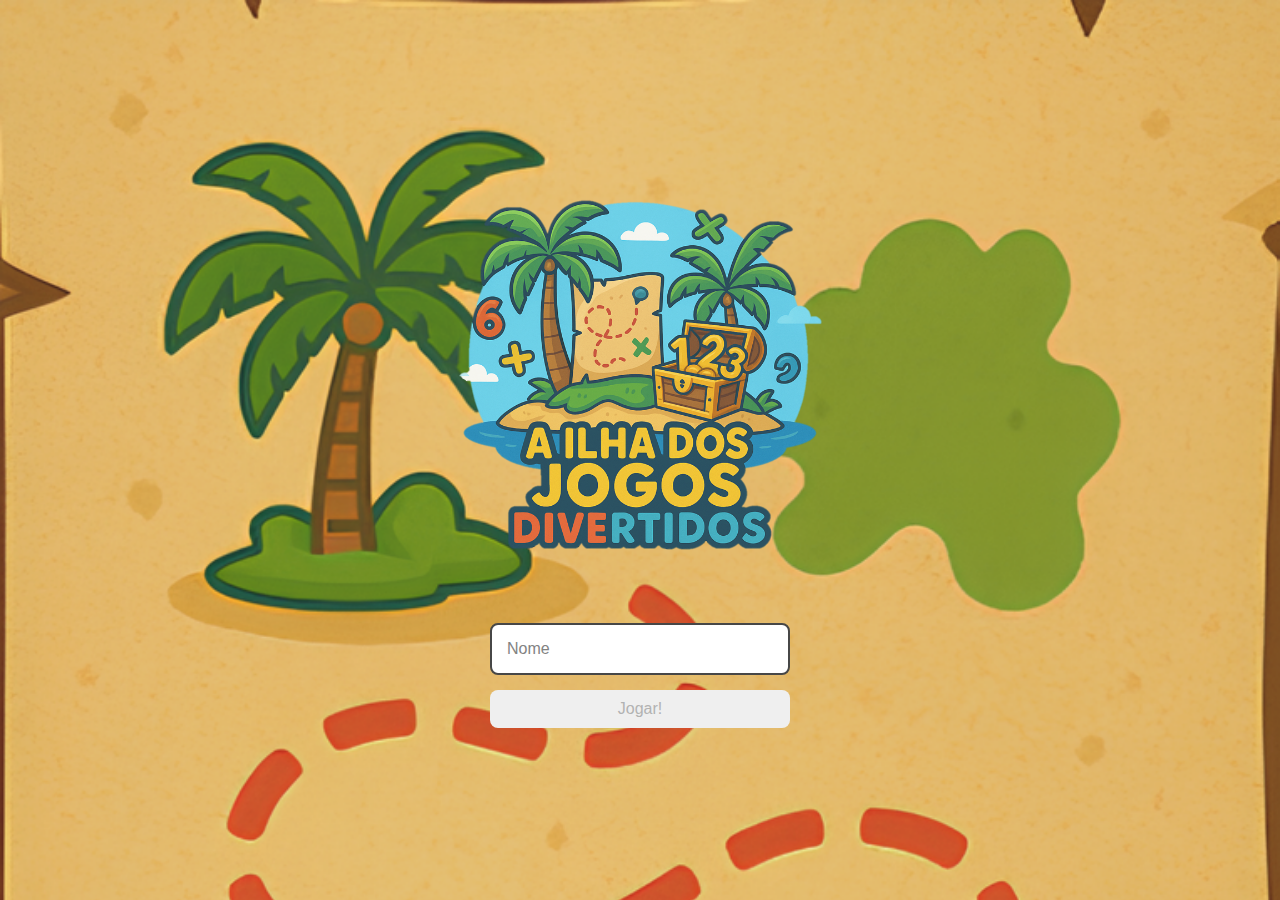
<file: index.html>
<!DOCTYPE html>
<html lang="pt-br">

<head>
  <meta charset="UTF-8" />
  <meta name="viewport" content="width=device-width, initial-scale=1.0" />
  <title>Jogo da Memória</title>
  <link rel="stylesheet" href="./css/reset.css" />
  <link rel="stylesheet" href="./css/login.css" />
  <script defer src="./js/login.js"></script>
  <link rel="shortcut icon" href="./images/logo.png" type="image/x-icon">
</head>

<body>
  <div id="background_telas">


    <form class="login-form">
      <div>
        <img src="images/logo.png" alt="Logo Ilha dos Jogos Divertidos" style="height: 400px; width: auto;"
          class="login-header">
      </div>
      <input type="text" placeholder="Nome" class="login-input" />
      <button type="submit" class="login-button" disabled>Jogar!</button>
    </form>
  </div>
</body>

</html>
</file>
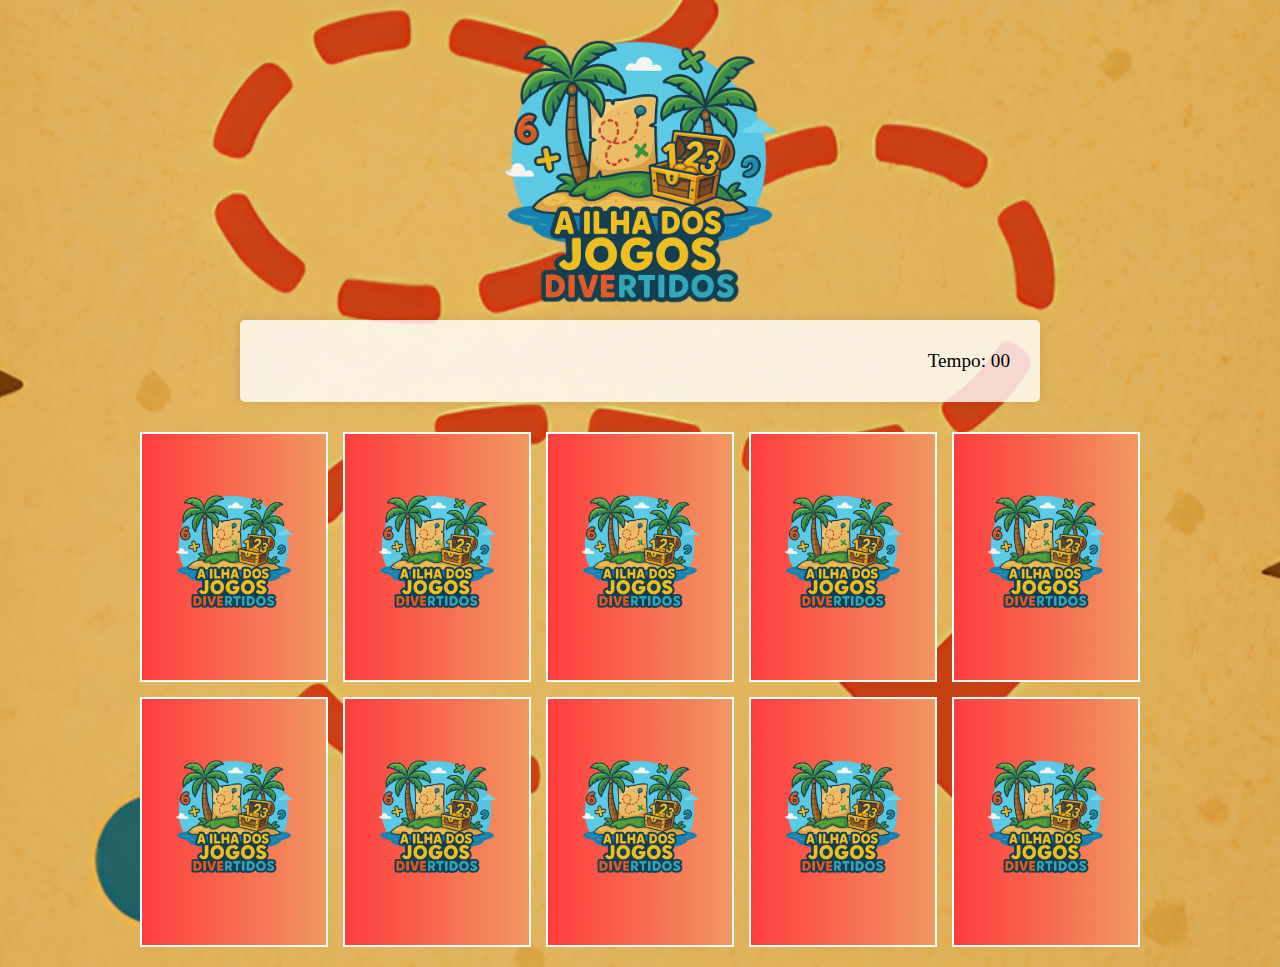
<file: pages/jogoMemoria.html>
<!DOCTYPE html>
<html lang="pt-br">
  <head>
    <meta charset="UTF-8" />
    <meta name="viewport" content="width=device-width, initial-scale=1.0" />
    <title>Jogo da Memória</title>
    <link rel="stylesheet" href="../css/reset.css" />
    <link rel="stylesheet" href="../css/jogoMemoria.css" />
    <script defer src="../js/jogoMemoria.js"></script>
    <link rel="shortcut icon" href="../images/logo.png" type="image/x-icon" />
  </head>

  <body class="corpo">
    <main>
      <img src="../images/logo.png" alt="" style="height: auto; width: 300px" />
      <header>
        <span class="jogador"> Jogador</span>
        <span>Tempo: <span class="timer">00</span></span>
      </header>
      <div class="grid"></div>
    </main>
  </body>
</html>
</file>
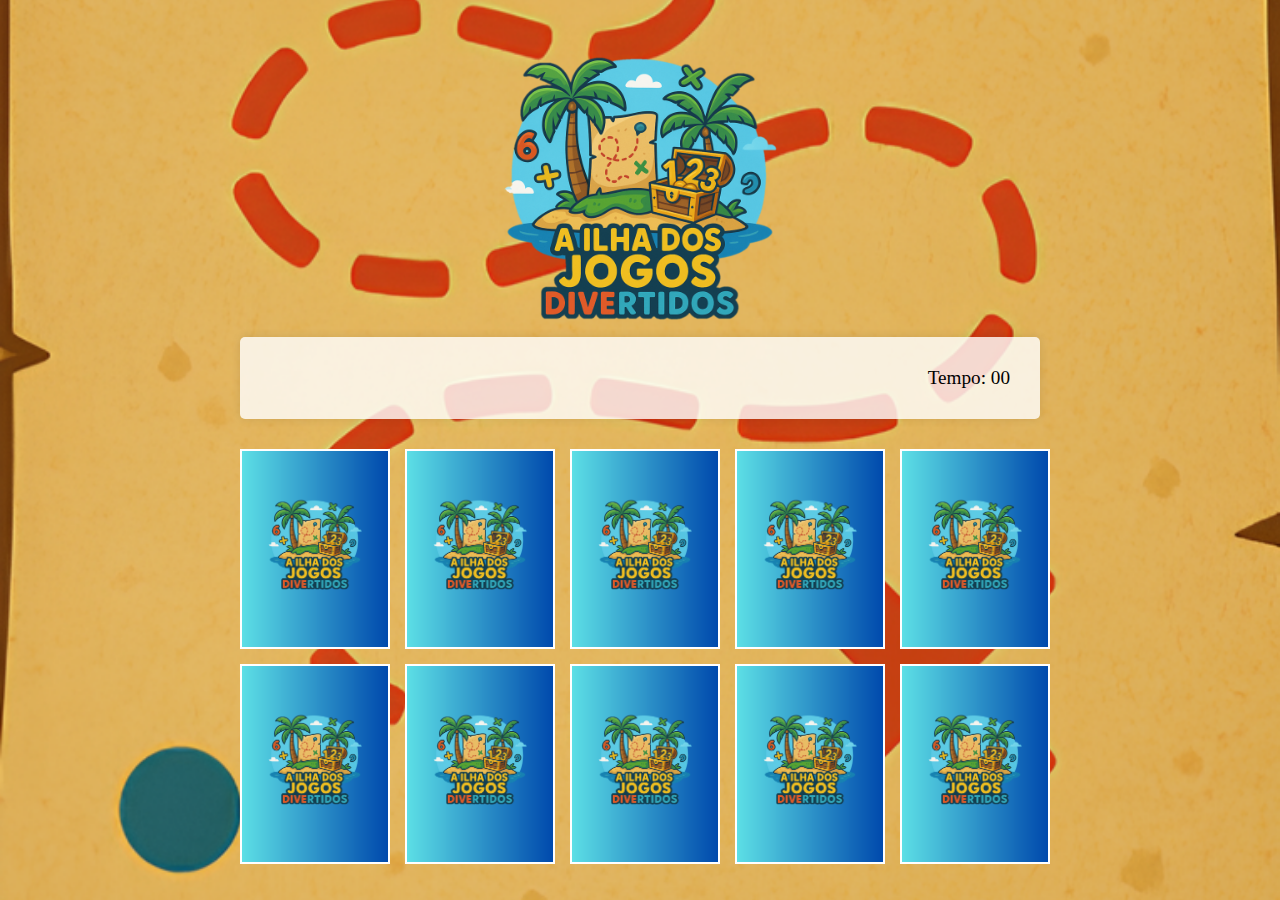
<file: pages/jogoMemoria_facil.html>
<!DOCTYPE html>
<html lang="pt-br">
  <head>
    <meta charset="UTF-8" />
    <meta name="viewport" content="width=device-width, initial-scale=1.0" />
    <title>Jogo da Memória</title>
    <link rel="stylesheet" href="../css/reset.css" />
    <link rel="stylesheet" href="../css/jogoMemoria_facil.css" />
    <script defer src="../js/jogoMemoria _facil.js"></script>
    <link rel="shortcut icon" href="../images/logo.png" type="image/x-icon" />
  </head>

  <body class="corpo">
    <main>
      <img src="../images/logo.png" alt="" style="height: auto; width: 300px" />
      <header>
        <span class="jogador"> Jogador</span>
        <span>Tempo: <span class="timer">00</span></span>
      </header>
      <div class="grid"></div>
    </main>
  </body>
</html>
</file>
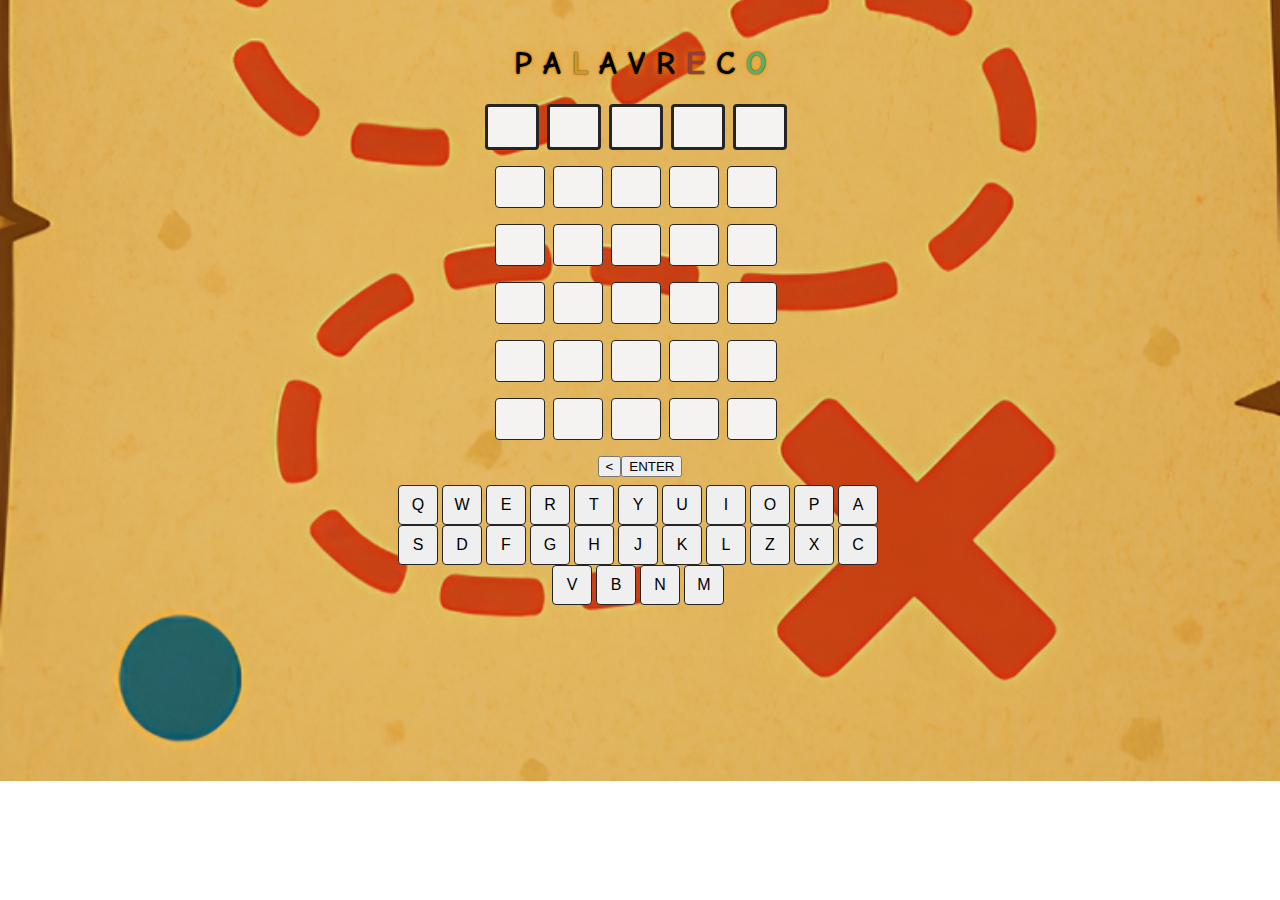
<file: pages/jogoTermo.html>
<!DOCTYPE html>
<html lang="pt-br">
  <head>
    <meta charset="UTF-8" />
    <meta name="viewport" content="width=device-width, initial-scale=1.0" />
    <title>Adivinhe a Palavra!</title>
    <link rel="stylesheet" href="../css/jogoTermo.css" />
    <script defer src="../js/jogoTermo.js"></script>
  </head>
  <body>
    <div class="jogo-container">
      <div class="titulo-container">
        <h1>
          <span>P</span>
          <span>A</span>
          <span class="amarelo">L</span>
          <span>A</span>
          <span>V</span>
          <span>R</span>
          <span class="vermelho">E</span>
          <span>C</span>
          <span class="verde">O</span>
        </h1>
      </div>
      <div class="letras-container"></div>
      <div class="teclado-container">
        <div
          class="teclado-linha-container naoAlfabetico"
          id="linhaApagarConfirmar"
        ></div>
        <div class="teclado-linha-container" id="primeiraLinhaTeclado"></div>
        <div class="teclado-linha-container" id="segundaLinhaTeclado"></div>
        <div class="teclado-linha-container" id="terceiraLinhaTeclado"></div>
      </div>
    </div>
  </body>
</html>
</file>
<file: css/login.css>
.login-form {
  display: flex;
  flex-direction: column;
  align-items: center;
  justify-content: center;
  height: 100vh;
  min-height: 100vh; /* Alterado: de height para min-height para melhor responsividade */
  padding: 20px; /* Adicionado: evita cortes em telas menores */
  box-sizing: border-box; /* Adicionado: garante que o padding não ultrapasse largura da tela */
}

.login-header {
  align-items: center;
  display: flex;
  flex-direction: column;
  justify-content: center;
  margin-bottom: 50px;
  z-index: -1;
  
}

.login-header img {
  width: 100px;
  height: auto;
  margin-bottom: 20px;
}

.login-header h1 {
  font-size: 24px;
  color: #333;
}

.login-input {
  margin-bottom: 15px;
  padding: 15px;
  border: 2px solid #333;
  border-radius: 8px;
  color: #333;
  font-size: 1em;
  max-width: 300px;
  outline: none;
  width: 100%;
}
/*telas menores*/
@media (max-width: 480px) {
  .login-form {
    padding: 15px;
  }}

.login-button {
  padding: 10px 20px;
  border: none;
  border-radius: 8px;
  background-color: #007bff;
  color: white;
  cursor: pointer;
  font-size: 1em;
  width: 100%;
  max-width: 300px;
}

.login-button:hover {
  background-color: #0056b3;
}

.login-button:disabled {
  background-color: #eee;
  color: #aaa;
  cursor: auto;
}

.login-form p {
  margin-top: 20px;
  font-size: 14px;
  color: #666;
}

#background_telas {
  position: fixed;
  top: 0;
  left: 0;
  width: 100%;
  height: 100%;
  background-image: url("../images/back1.png");
  background-size: cover;
  background-position: center top ; /* sobe a imagem */
  background-repeat: no-repeat;
  opacity: 0.9;
  z-index: -1;
  

}
</file>
<file: css/jogoMemoria.css>
main {
  display: flex;
  flex-direction: column;
  width: 100%;
  min-height: 100vh;
  align-items: center;
  justify-content: center;
  padding: 20px 50px;
  background-image: url("../images/back2.png");
  background-size: cover;
  background-position: center;
}

header {
  display: flex;
  align-items: center;
  justify-content: space-between;
  width: 100%;
  max-width: 800px;
  padding: 30px;
  margin: 0 0 30px;
  border-radius: 5px;
  background-color: rgba(255, 255, 255, 0.8);
  box-shadow: 0 0 10px rgba(0, 0, 0, 0.1);
  font-size: 1.2em;
}

.grid {
  display: grid;
  width: 100%;
  max-width: 1000px;
  grid-template-columns: repeat(5, 1fr);
  gap: 15px;
  margin: 0 auto;
}

.card {
  width: 100%;
  height: 250px;
  aspect-ratio: 3/4;
  border-radius: 5px;
  position: relative;
  transition: all 400ms ease;
  transform-style: preserve-3d;
  background-color: #ccc;
}

.face {
  width: 100%;
  height: 100%;
  position: absolute;
  background-size: cover;
  background-position: center;
  border: 2px solid #fff;
  transition: all 400ms ease;
}

.frente {
  transform: rotateY(180deg);
}

.verso {
  background-image: url("../images/3.png");
  backface-visibility: hidden;
}

.revela-carta {
  transform: rotateY(180deg);
}

.desativar-carta {
  filter: saturate(0);
  opacity: 0.5;
  pointer-events: none;
}
.corpo {
  height: 100%;
  background-color: #fffde7;
}
</file>
<file: css/jogoMemoria_facil.css>
main {
  display: flex;
  flex-direction: column;
  width: 100%;
  min-height: 100vh;
  align-items: center;
  justify-content: center;
  padding: 20px 50px;
  background-image: url("../images/back2.png");
  background-size: cover;
  background-position: center;
  background-repeat: no-repeat;
  
  
}

header {
  display: flex;
  align-items: center;
  justify-content: space-between;
  width: 100%;
  max-width: 800px;
  padding: 30px;
  margin: 0 0 30px;
  border-radius: 5px;
  background-color: rgba(255, 255, 255, 0.8);
  box-shadow: 0 0 10px rgba(0, 0, 0, 0.1);
  font-size: 1.2em;
}

.grid {
  display: grid;
  width: 100%;
  max-width: 800px;
  grid-template-columns: repeat(5, 1fr);
  gap: 15px;
  margin: 0 auto;
}

.card {
  width: 100%;
  height: 200px;
  aspect-ratio: 3/4;
  border-radius: 5px;
  position: relative;
  transition: all 400ms ease;
  transform-style: preserve-3d;
  background-color: #ccc;
  z-index: 1;
  cursor: pointer;
}

.face {
  width: 100%;
  height: 100%;
  position: absolute;
  background-size: cover;
  background-position: center;
  border: 2px solid #fff;
  transition: all 400ms ease;
  z-index: 1;
}

.frente {
  transform: rotateY(180deg);
}

.verso {
  background-image: url("../images/2.png");
  backface-visibility: hidden;
}

.revela-carta {
  transform: rotateY(180deg);
}

.desativar-carta {
  filter: saturate(0);
  opacity: 0.5;
  pointer-events: none;
}
.corpo {
  height: 100%;
  background-color: #fffde7;
}
</file>
<file: css/jogoTermo.css>
@import url("https://fonts.googleapis.com/css2?family=Comic+Neue:wght@400;700&display=swap");

body {
  background-image: url("../images/back2.png");
  background-repeat: no-repeat;
  background-position:center;
  background-size: cover;
  font-family: "Comic Neue", cursive;
  font-weight: bold;
  
}

span {
  text-shadow: 0 0 8px #ff9900, 0 0 2px #000;
}

.titulo-container {
  text-align: center;
  width: 510px;
  margin-top: 1rem;
}

.amarelo {
  color: #c79c2e;
}

.verde {
  color: #51b36e;
}

.vermelho {
  color: #943e3c;
}

.jogo-container {
  max-width: 500px;
  margin-left: auto;
  margin-right: auto;
  display: flex;
  flex-direction: column;
  justify-content: space-between;
  align-items: center;
}

.linha-letra {
  margin-bottom: 1rem;
  justify-content: center;
  display: flex;
  box-sizing: border-box;
}

.coluna-letra {
  background-color: #f4f3f1;
  color: #252525;
  height: 40px;
  width: 48px;
  border-radius: 0.25rem;
  margin-right: 0.5rem;
  font-size: 20px;
  align-items: center;
  justify-content: center;
  display: flex;
}

.digitando {
  border: 3px solid #252525;
}

.desabilitado {
  border: 1px solid #252525;
}

.correto {
  background-color: #51b36e;
  color: #f4f3f1;
}

.incorreto {
  background-color: #943e3c;
  color: #f4f3f1;
}

.lugar-errado {
  background-color: #c79c2e;
  color: #f4f3f1;
}

.teclado-container {
  width: 100%;
  display: flex;
  flex-direction: column;
}

.teclado-linha-container {
  flex-wrap: wrap;
  align-items: center;
  margin-bottom: 0.5rem;
  justify-content: center;
  display: flex;
}

.teclado-linha-container.naoAlfabetico {
  width: 100%;
}

.teclado-linha-container:not(.naoAlfabetico) button {
  width: 8%;
  height: 40px;
  border-radius: 0.25rem;
  margin-right: 0.25rem;
  border: 1px solid #252525;
  font-size: 16px;
  cursor: pointer;
}
</file>
